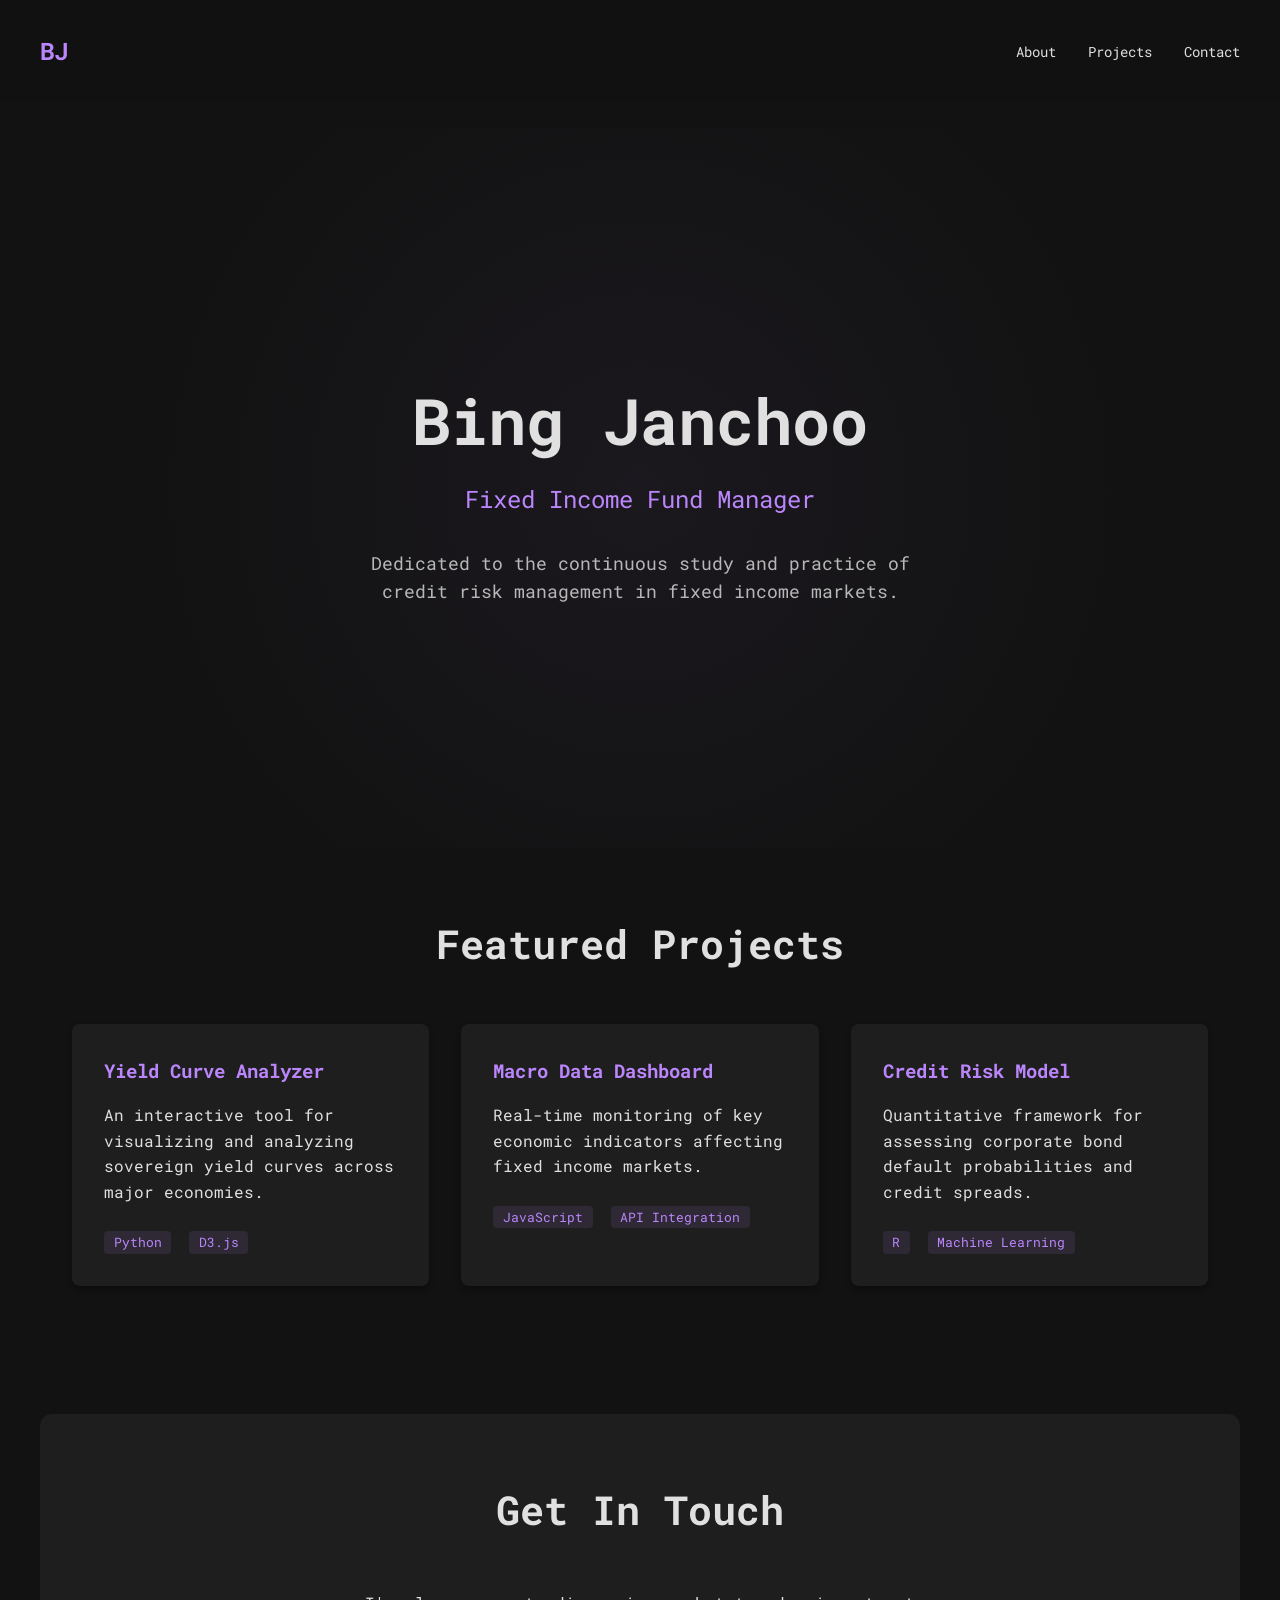
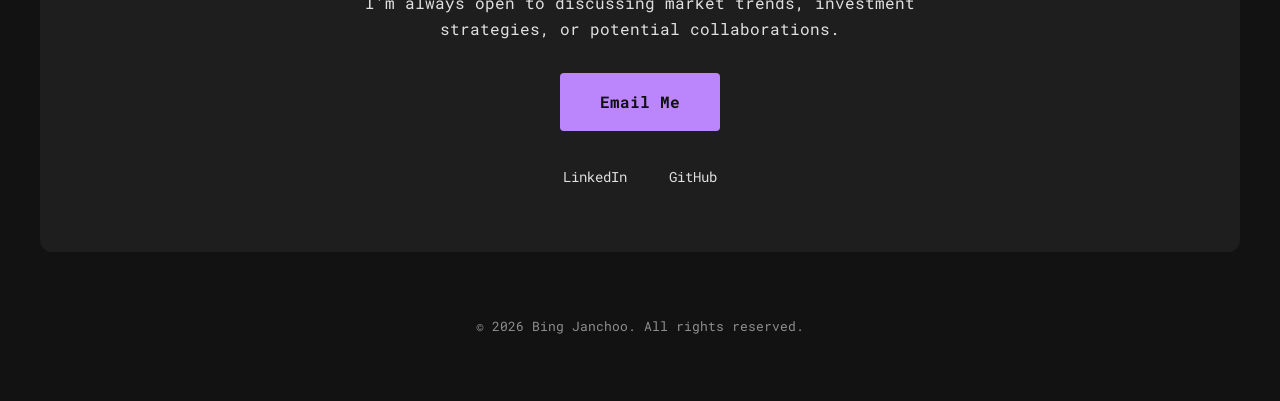
<file: index.html>
<!DOCTYPE html>
<html lang="en">
<head>
    <meta charset="UTF-8">
    <meta name="viewport" content="width=device-width, initial-scale=1.0">
    <meta name="description" content="Portfolio of Bing Janchoo, a Fixed Income Fund Manager specializing in credit risk management and yield curve analysis.">
    <meta property="og:title" content="Bing Janchoo | Fixed Income Fund Manager">
    <meta property="og:description" content="Professional portfolio showcasing expertise in fixed income markets and credit risk assessment.">
    <meta property="og:type" content="website">
    <title>Bing Janchoo | Fixed Income Fund Manager</title>
    <link rel="preconnect" href="https://fonts.googleapis.com">
    <link rel="preconnect" href="https://fonts.gstatic.com" crossorigin>
    <link href="https://fonts.googleapis.com/css2?family=Roboto+Mono:wght@300;400;500;700&display=swap" rel="stylesheet">
    <link rel="stylesheet" href="styles.css">
</head>
<body>
    <header>
        <nav>
            <div class="logo">BJ</div>
            <ul>
                <li><a href="#hero">About</a></li>
                <li><a href="#projects">Projects</a></li>
                <li><a href="#contact">Contact</a></li>
            </ul>
        </nav>
    </header>

    <main>
        <section id="hero" class="reveal">
            <div class="hero-content">
                <h1>Bing Janchoo</h1>
                <p class="title">Fixed Income Fund Manager</p>
                <p class="tagline">Dedicated to the continuous study and practice of credit risk management in fixed income markets.</p>
            </div>
        </section>

        <section id="projects" class="reveal">
            <h2>Featured Projects</h2>
            <div class="project-grid">
                <div class="project-card">
                    <h3>Yield Curve Analyzer</h3>
                    <p>An interactive tool for visualizing and analyzing sovereign yield curves across major economies.</p>
                    <div class="tags">
                        <span>Python</span>
                        <span>D3.js</span>
                    </div>
                </div>
                <div class="project-card">
                    <h3>Macro Data Dashboard</h3>
                    <p>Real-time monitoring of key economic indicators affecting fixed income markets.</p>
                    <div class="tags">
                        <span>JavaScript</span>
                        <span>API Integration</span>
                    </div>
                </div>
                <div class="project-card">
                    <h3>Credit Risk Model</h3>
                    <p>Quantitative framework for assessing corporate bond default probabilities and credit spreads.</p>
                    <div class="tags">
                        <span>R</span>
                        <span>Machine Learning</span>
                    </div>
                </div>
            </div>
        </section>

        <section id="contact" class="reveal">
            <h2>Get In Touch</h2>
            <p>I'm always open to discussing market trends, investment strategies, or potential collaborations.</p>
            <div class="contact-links">
                <a href="mailto:bing.janchoo@example.com" class="contact-btn">Email Me</a>
                <div class="social-links">
                    <a href="#" target="_blank">LinkedIn</a>
                    <a href="#" target="_blank">GitHub</a>
                </div>
            </div>
        </section>
    </main>

    <footer>
        <p>&copy; 2026 Bing Janchoo. All rights reserved.</p>
    </footer>

    <script src="script.js"></script>
</body>
</html>
</file>
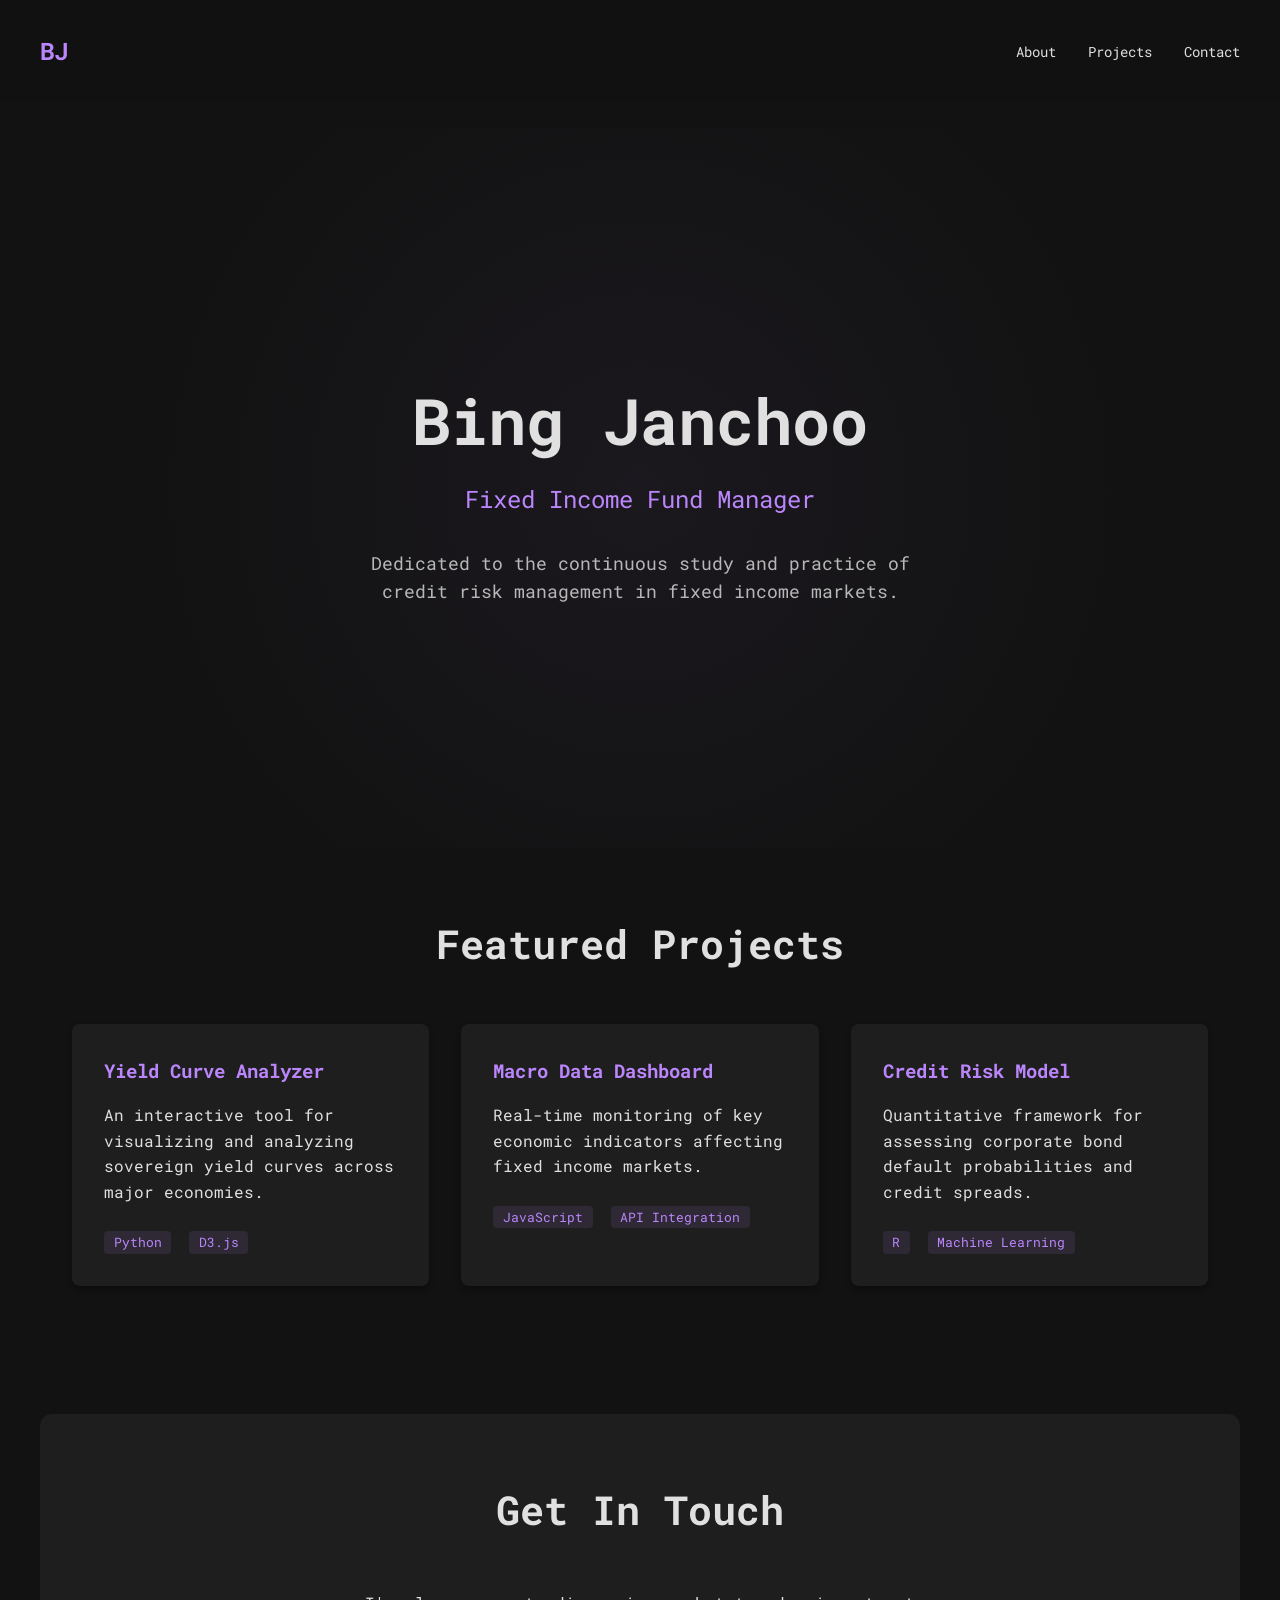
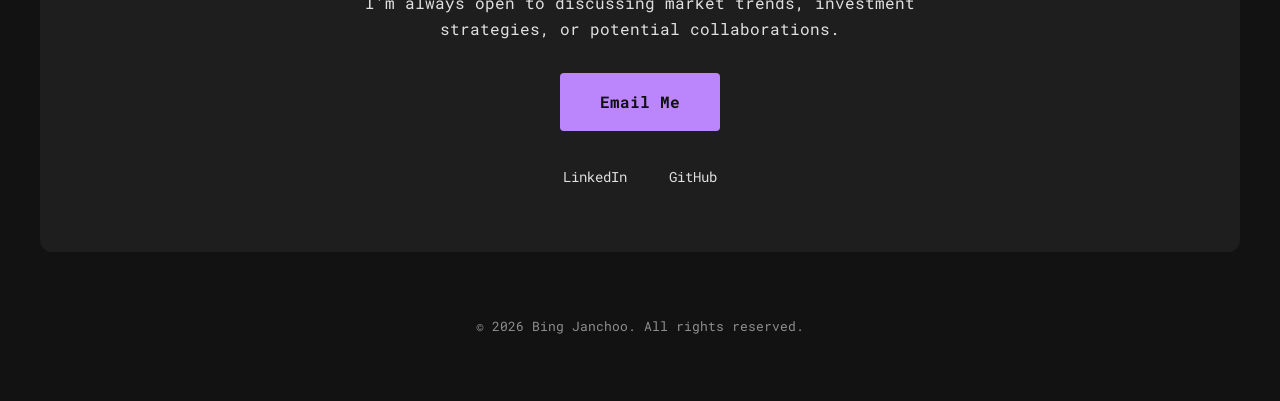
<file: docs/index.html>
<!DOCTYPE html>
<html lang="en">
<head>
    <meta charset="UTF-8">
    <meta name="viewport" content="width=device-width, initial-scale=1.0">
    <meta name="description" content="Portfolio of Bing Janchoo, a Fixed Income Fund Manager specializing in credit risk management and yield curve analysis.">
    <meta property="og:title" content="Bing Janchoo | Fixed Income Fund Manager">
    <meta property="og:description" content="Professional portfolio showcasing expertise in fixed income markets and credit risk assessment.">
    <meta property="og:type" content="website">
    <title>Bing Janchoo | Fixed Income Fund Manager</title>
    <link rel="preconnect" href="https://fonts.googleapis.com">
    <link rel="preconnect" href="https://fonts.gstatic.com" crossorigin>
    <link href="https://fonts.googleapis.com/css2?family=Roboto+Mono:wght@300;400;500;700&display=swap" rel="stylesheet">
    <link rel="stylesheet" href="styles.css">
</head>
<body>
    <header>
        <nav>
            <div class="logo">BJ</div>
            <ul>
                <li><a href="#hero">About</a></li>
                <li><a href="#projects">Projects</a></li>
                <li><a href="#contact">Contact</a></li>
            </ul>
        </nav>
    </header>

    <main>
        <section id="hero" class="reveal">
            <div class="hero-content">
                <h1>Bing Janchoo</h1>
                <p class="title">Fixed Income Fund Manager</p>
                <p class="tagline">Dedicated to the continuous study and practice of credit risk management in fixed income markets.</p>
            </div>
        </section>

        <section id="projects" class="reveal">
            <h2>Featured Projects</h2>
            <div class="project-grid">
                <div class="project-card">
                    <h3>Yield Curve Analyzer</h3>
                    <p>An interactive tool for visualizing and analyzing sovereign yield curves across major economies.</p>
                    <div class="tags">
                        <span>Python</span>
                        <span>D3.js</span>
                    </div>
                </div>
                <div class="project-card">
                    <h3>Macro Data Dashboard</h3>
                    <p>Real-time monitoring of key economic indicators affecting fixed income markets.</p>
                    <div class="tags">
                        <span>JavaScript</span>
                        <span>API Integration</span>
                    </div>
                </div>
                <div class="project-card">
                    <h3>Credit Risk Model</h3>
                    <p>Quantitative framework for assessing corporate bond default probabilities and credit spreads.</p>
                    <div class="tags">
                        <span>R</span>
                        <span>Machine Learning</span>
                    </div>
                </div>
            </div>
        </section>

        <section id="contact" class="reveal">
            <h2>Get In Touch</h2>
            <p>I'm always open to discussing market trends, investment strategies, or potential collaborations.</p>
            <div class="contact-links">
                <a href="mailto:bing.janchoo@gmail.com" class="contact-btn">Email Me</a>
                <div class="social-links">
                    <a href="https://www.linkedin.com/in/bingjanchoo/" target="_blank">LinkedIn</a>
                    <a href="#" target="_blank">GitHub</a>
                </div>
            </div>
        </section>
    </main>

    <footer>
        <p>&copy; 2026 Bing Janchoo. All rights reserved.</p>
    </footer>

    <script src="script.js"></script>
</body>
</html>
</file>
<file: styles.css>
/* styles.css */
:root {
    --bg-color: #121212;
    --text-color: #e0e0e0;
    --accent-color: #bb86fc;
    --secondary-bg: #1e1e1e;
    --card-shadow: 0 4px 6px rgba(0, 0, 0, 0.3);
    --font-mono: 'Roboto Mono', monospace;
}

* {
    margin: 0;
    padding: 0;
    box-sizing: border-box;
}

body {
    background-color: var(--bg-color);
    color: var(--text-color);
    font-family: var(--font-mono);
    line-height: 1.6;
    overflow-x: hidden;
}

header {
    padding: 2rem;
    position: fixed;
    width: 100%;
    top: 0;
    z-index: 1000;
    background-color: rgba(18, 18, 18, 0.8);
    backdrop-filter: blur(5px);
}

nav {
    max-width: 1200px;
    margin: 0 auto;
    display: flex;
    justify-content: space-between;
    align-items: center;
}

.logo {
    font-size: 1.5rem;
    font-weight: 700;
    color: var(--accent-color);
}

nav ul {
    display: flex;
    list-style: none;
}

nav ul li {
    margin-left: 2rem;
}

nav ul li a {
    text-decoration: none;
    color: var(--text-color);
    font-size: 0.9rem;
    transition: color 0.3s ease;
}

nav ul li a:hover {
    color: var(--accent-color);
}

main {
    max-width: 1200px;
    margin: 0 auto;
    padding-top: 8rem;
}

section {
    padding: 4rem 2rem;
}

#hero {
    height: 80vh;
    display: flex;
    align-items: center;
    justify-content: center;
    text-align: center;
    background: radial-gradient(circle at center, rgba(187, 134, 252, 0.05) 0%, transparent 70%);
}

/* Scroll Animation Classes */
.reveal {
    opacity: 0;
    transform: translateY(30px);
    transition: all 0.8s ease-out;
}

.reveal.active {
    opacity: 1;
    transform: translateY(0);
}

#hero h1 {
    font-size: 4rem;
    margin-bottom: 0.5rem;
}

.title {
    font-size: 1.5rem;
    color: var(--accent-color);
    margin-bottom: 2rem;
}

.tagline {
    max-width: 600px;
    margin: 0 auto;
    font-size: 1.1rem;
    opacity: 0.8;
}

#projects h2, #contact h2 {
    font-size: 2.5rem;
    margin-bottom: 3rem;
    text-align: center;
}

.project-grid {
    display: grid;
    grid-template-columns: repeat(auto-fit, minmax(300px, 1fr));
    gap: 2rem;
}

.project-card {
    background-color: var(--secondary-bg);
    padding: 2rem;
    border-radius: 8px;
    box-shadow: var(--card-shadow);
    transition: transform 0.3s ease;
}

.project-card:hover {
    transform: translateY(-5px);
}

.project-card h3 {
    margin-bottom: 1rem;
    color: var(--accent-color);
}

.tags {
    margin-top: 1.5rem;
}

.tags span {
    font-size: 0.8rem;
    background-color: rgba(187, 134, 252, 0.1);
    color: var(--accent-color);
    padding: 0.2rem 0.6rem;
    border-radius: 4px;
    margin-right: 0.5rem;
}

#contact {
    text-align: center;
    background-color: var(--secondary-bg);
    margin-top: 4rem;
    border-radius: 12px;
}

#contact p {
    margin-bottom: 2rem;
    max-width: 600px;
    margin-left: auto;
    margin-right: auto;
}

.contact-links {
    display: flex;
    flex-direction: column;
    align-items: center;
    gap: 2rem;
}

.contact-btn {
    display: inline-block;
    padding: 1rem 2.5rem;
    background-color: var(--accent-color);
    color: var(--bg-color);
    text-decoration: none;
    font-weight: 700;
    border-radius: 4px;
    transition: opacity 0.3s ease;
}

.contact-btn:hover {
    opacity: 0.9;
}

.social-links a {
    color: var(--text-color);
    text-decoration: none;
    margin: 0 1rem;
    font-size: 0.9rem;
    transition: color 0.3s ease;
}

.social-links a:hover {
    color: var(--accent-color);
}

footer {
    text-align: center;
    padding: 4rem 2rem;
    opacity: 0.6;
    font-size: 0.8rem;
}

@media (max-width: 768px) {
    #hero h1 {
        font-size: 3rem;
    }
    
    nav ul {
        display: none;
    }
}
</file>
<file: docs/styles.css>
/* styles.css */
:root {
    --bg-color: #121212;
    --text-color: #e0e0e0;
    --accent-color: #bb86fc;
    --secondary-bg: #1e1e1e;
    --card-shadow: 0 4px 6px rgba(0, 0, 0, 0.3);
    --font-mono: 'Roboto Mono', monospace;
}

* {
    margin: 0;
    padding: 0;
    box-sizing: border-box;
}

body {
    background-color: var(--bg-color);
    color: var(--text-color);
    font-family: var(--font-mono);
    line-height: 1.6;
    overflow-x: hidden;
}

header {
    padding: 2rem;
    position: fixed;
    width: 100%;
    top: 0;
    z-index: 1000;
    background-color: rgba(18, 18, 18, 0.8);
    backdrop-filter: blur(5px);
}

nav {
    max-width: 1200px;
    margin: 0 auto;
    display: flex;
    justify-content: space-between;
    align-items: center;
}

.logo {
    font-size: 1.5rem;
    font-weight: 700;
    color: var(--accent-color);
}

nav ul {
    display: flex;
    list-style: none;
}

nav ul li {
    margin-left: 2rem;
}

nav ul li a {
    text-decoration: none;
    color: var(--text-color);
    font-size: 0.9rem;
    transition: color 0.3s ease;
}

nav ul li a:hover {
    color: var(--accent-color);
}

main {
    max-width: 1200px;
    margin: 0 auto;
    padding-top: 8rem;
}

section {
    padding: 4rem 2rem;
}

#hero {
    height: 80vh;
    display: flex;
    align-items: center;
    justify-content: center;
    text-align: center;
    background: radial-gradient(circle at center, rgba(187, 134, 252, 0.05) 0%, transparent 70%);
}

/* Scroll Animation Classes */
.reveal {
    opacity: 0;
    transform: translateY(30px);
    transition: all 0.8s ease-out;
}

.reveal.active {
    opacity: 1;
    transform: translateY(0);
}

#hero h1 {
    font-size: 4rem;
    margin-bottom: 0.5rem;
}

.title {
    font-size: 1.5rem;
    color: var(--accent-color);
    margin-bottom: 2rem;
}

.tagline {
    max-width: 600px;
    margin: 0 auto;
    font-size: 1.1rem;
    opacity: 0.8;
}

#projects h2, #contact h2 {
    font-size: 2.5rem;
    margin-bottom: 3rem;
    text-align: center;
}

.project-grid {
    display: grid;
    grid-template-columns: repeat(auto-fit, minmax(300px, 1fr));
    gap: 2rem;
}

.project-card {
    background-color: var(--secondary-bg);
    padding: 2rem;
    border-radius: 8px;
    box-shadow: var(--card-shadow);
    transition: transform 0.3s ease;
}

.project-card:hover {
    transform: translateY(-5px);
}

.project-card h3 {
    margin-bottom: 1rem;
    color: var(--accent-color);
}

.tags {
    margin-top: 1.5rem;
}

.tags span {
    font-size: 0.8rem;
    background-color: rgba(187, 134, 252, 0.1);
    color: var(--accent-color);
    padding: 0.2rem 0.6rem;
    border-radius: 4px;
    margin-right: 0.5rem;
}

#contact {
    text-align: center;
    background-color: var(--secondary-bg);
    margin-top: 4rem;
    border-radius: 12px;
}

#contact p {
    margin-bottom: 2rem;
    max-width: 600px;
    margin-left: auto;
    margin-right: auto;
}

.contact-links {
    display: flex;
    flex-direction: column;
    align-items: center;
    gap: 2rem;
}

.contact-btn {
    display: inline-block;
    padding: 1rem 2.5rem;
    background-color: var(--accent-color);
    color: var(--bg-color);
    text-decoration: none;
    font-weight: 700;
    border-radius: 4px;
    transition: opacity 0.3s ease;
}

.contact-btn:hover {
    opacity: 0.9;
}

.social-links a {
    color: var(--text-color);
    text-decoration: none;
    margin: 0 1rem;
    font-size: 0.9rem;
    transition: color 0.3s ease;
}

.social-links a:hover {
    color: var(--accent-color);
}

footer {
    text-align: center;
    padding: 4rem 2rem;
    opacity: 0.6;
    font-size: 0.8rem;
}

@media (max-width: 768px) {
    #hero h1 {
        font-size: 3rem;
    }
    
    nav ul {
        display: none;
    }
}
</file>
